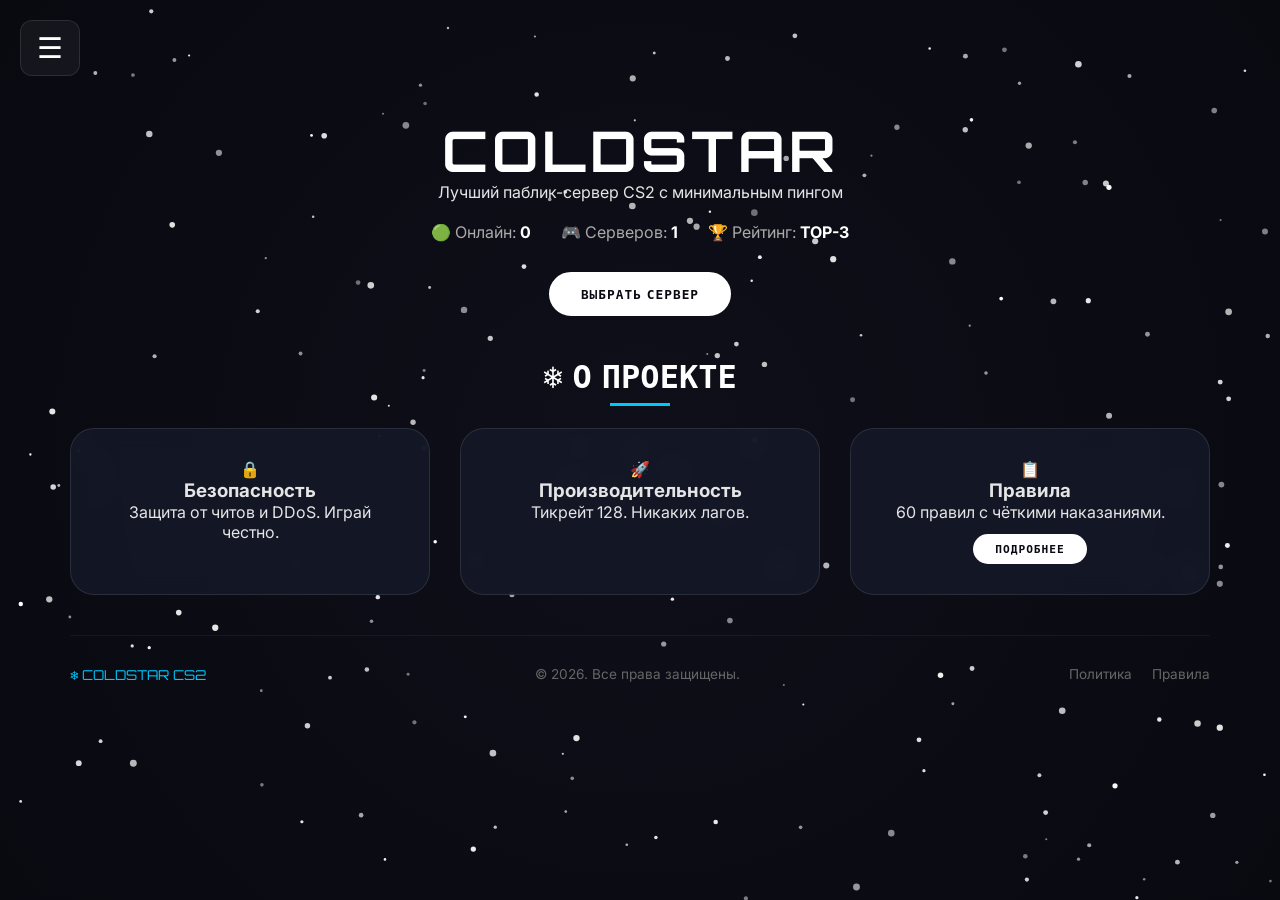
<file: index.html>
<!DOCTYPE html>
<html lang="ru">
<head>
    <meta charset="UTF-8">
    <meta name="viewport" content="width=device-width, initial-scale=1.0">
    <title>COLDSTAR | Главная</title>
    <link rel="preconnect" href="https://fonts.googleapis.com">
    <link rel="preconnect" href="https://fonts.gstatic.com" crossorigin>
    <link href="https://fonts.googleapis.com/css2?family=Orbitron:wght@400;600;700;900&family=Inter:wght@300;400;600;700&display=swap" rel="stylesheet">
    <link rel="stylesheet" href="style.css">
</head>
<body>
    <canvas id="snowCanvas"></canvas>

    <div class="app-wrapper">
        <!-- Шторка -->
        <div class="sidebar-overlay" id="sidebarOverlay"></div>
        <aside class="sidebar" id="sidebar">
            <div class="sidebar-header">
                <span class="cold">COLD</span><span class="star">STAR</span>
                <button class="close-sidebar" id="closeSidebar">✕</button>
            </div>
            <nav class="sidebar-nav">
                <a href="index.html" class="nav-btn active">🏠 Главная</a>
                <a href="servers.html" class="nav-btn">▶ Сервера</a>
                <a href="shop.html" class="nav-btn">$ Магазин</a>
                <a href="banlist.html" class="nav-btn">🚫 Блок-лист</a>
                <a href="rules.html" class="nav-btn">📋 Правила</a>
                <a href="contacts.html" class="nav-btn">📢 Контакты</a>
                <button class="nav-btn steam-btn" id="steamLogin">
                    <span class="nav-icon">🎮</span> Войти через Steam
                </button>
            </nav>
        </aside>

        <main class="main-content">
            <button class="menu-toggle" id="menuToggle">☰</button>

            <section class="hero">
                <div class="hero-content">
                    <h1 class="simple-title">COLDSTAR</h1>
                    <p class="hero-subtitle">Лучший паблик-сервер CS2 с минимальным пингом</p>
                    <div class="hero-stats">
                        <span>🟢 Онлайн: <strong id="onlineCount">0</strong></span>
                        <span>🎮 Серверов: <strong>1</strong></span>
                        <span>🏆 Рейтинг: <strong>TOP-3</strong></span>
                    </div>
                    <a href="servers.html" class="btn primary">ВЫБРАТЬ СЕРВЕР</a>
                </div>
            </section>

            <section class="info-section">
                <h2 class="section-title">❄️ О ПРОЕКТЕ</h2>
                <div class="info-grid">
                    <div class="info-card">
                        <div class="info-icon">🔒</div>
                        <h3>Безопасность</h3>
                        <p>Защита от читов и DDoS. Играй честно.</p>
                    </div>
                    <div class="info-card">
                        <div class="info-icon">🚀</div>
                        <h3>Производительность</h3>
                        <p>Тикрейт 128. Никаких лагов.</p>
                    </div>
                    <div class="info-card rules-card">
                        <div class="info-icon">📋</div>
                        <h3>Правила</h3>
                        <p>60 правил с чёткими наказаниями.</p>
                        <a href="rules.html" class="btn small-btn">ПОДРОБНЕЕ</a>
                    </div>
                </div>
            </section>

            <footer>
                <div class="footer-content">
                    <div class="footer-logo">❄️ COLDSTAR CS2</div>
                    <p>© 2026. Все права защищены.</p>
                    <div class="footer-links">
                        <a href="#">Политика</a>
                        <a href="rules.html">Правила</a>
                    </div>
                </div>
            </footer>
        </main>
    </div>

    <script src="config.js"></script>
    <script src="script.js"></script>
</body>
</html>
</file>
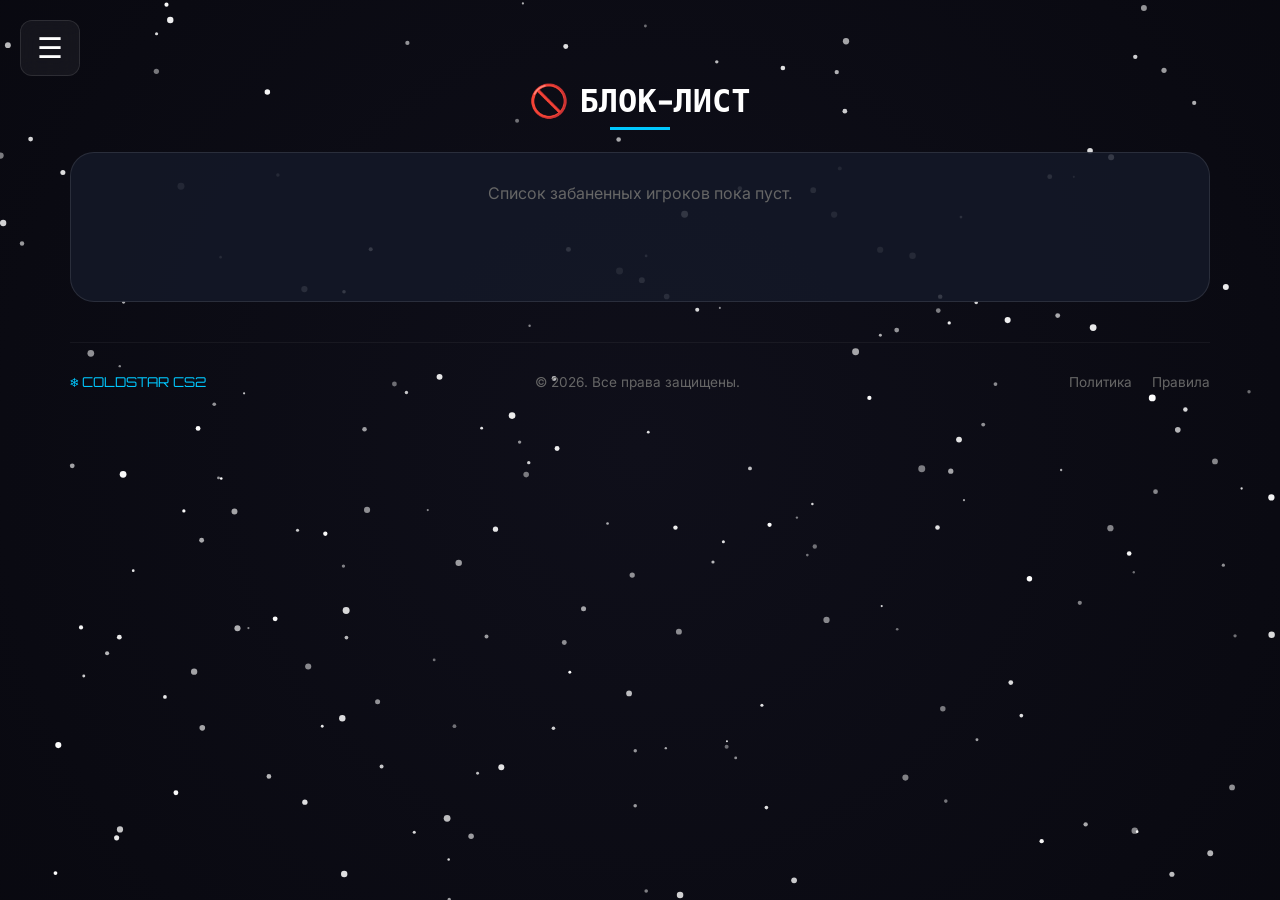
<file: banlist.html>
<!DOCTYPE html>
<html lang="ru">
<head>
    <meta charset="UTF-8">
    <meta name="viewport" content="width=device-width, initial-scale=1.0">
    <title>COLDSTAR | Блок-лист</title>
    <link rel="preconnect" href="https://fonts.googleapis.com">
    <link rel="preconnect" href="https://fonts.gstatic.com" crossorigin>
    <link href="https://fonts.googleapis.com/css2?family=Orbitron:wght@400;600;700;900&family=Inter:wght@300;400;600;700&display=swap" rel="stylesheet">
    <link rel="stylesheet" href="style.css">
</head>
<body>
    <canvas id="snowCanvas"></canvas>

    <div class="app-wrapper">
        <div class="sidebar-overlay" id="sidebarOverlay"></div>
        <aside class="sidebar" id="sidebar">
            <div class="sidebar-header">
                <span class="cold">COLD</span><span class="star">STAR</span>
                <button class="close-sidebar" id="closeSidebar">✕</button>
            </div>
            <nav class="sidebar-nav">
                <a href="index.html" class="nav-btn">🏠 Главная</a>
                <a href="servers.html" class="nav-btn">▶ Сервера</a>
                <a href="shop.html" class="nav-btn">$ Магазин</a>
                <a href="banlist.html" class="nav-btn active">🚫 Блок-лист</a>
                <a href="rules.html" class="nav-btn">📋 Правила</a>
                <a href="contacts.html" class="nav-btn">📢 Контакты</a>
                <button class="nav-btn steam-btn" id="steamLogin">
                    <span class="nav-icon">🎮</span> Войти через Steam
                </button>
            </nav>
        </aside>

        <main class="main-content">
            <button class="menu-toggle" id="menuToggle">☰</button>

            <section class="banlist-section">
                <h2 class="section-title">🚫 БЛОК-ЛИСТ</h2>
                <div class="banlist-container">
                    <p class="banlist-empty">Список забаненных игроков пока пуст.</p>
                </div>
            </section>

            <footer>
                <div class="footer-content">
                    <div class="footer-logo">❄️ COLDSTAR CS2</div>
                    <p>© 2026. Все права защищены.</p>
                    <div class="footer-links">
                        <a href="#">Политика</a>
                        <a href="rules.html">Правила</a>
                    </div>
                </div>
            </footer>
        </main>
    </div>

    <script src="config.js"></script>
    <script src="script.js"></script>
</body>
</html>
</file>
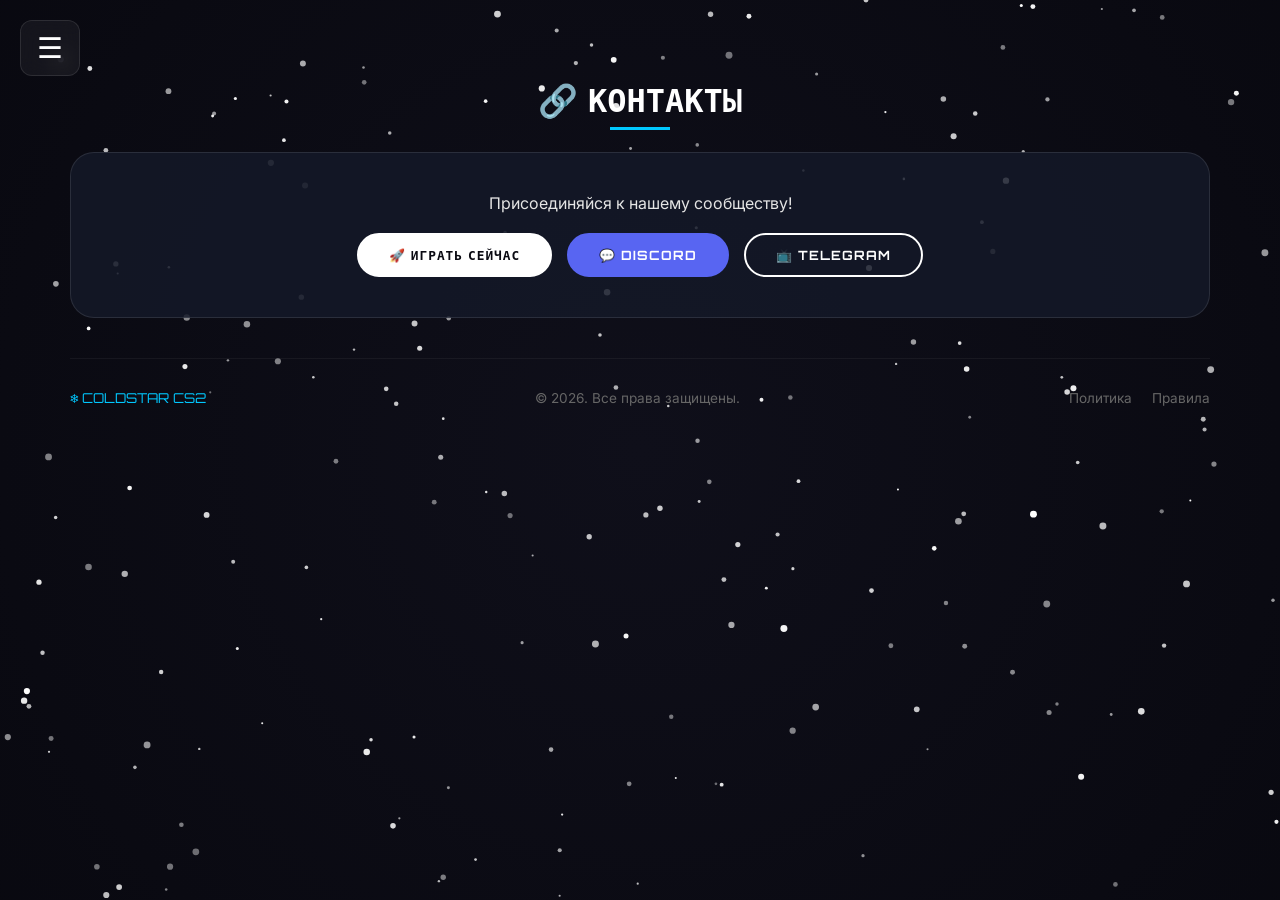
<file: contacts.html>
<!DOCTYPE html>
<html lang="ru">
<head>
    <meta charset="UTF-8">
    <meta name="viewport" content="width=device-width, initial-scale=1.0">
    <title>COLDSTAR | Контакты</title>
    <link rel="preconnect" href="https://fonts.googleapis.com">
    <link rel="preconnect" href="https://fonts.gstatic.com" crossorigin>
    <link href="https://fonts.googleapis.com/css2?family=Orbitron:wght@400;600;700;900&family=Inter:wght@300;400;600;700&display=swap" rel="stylesheet">
    <link rel="stylesheet" href="style.css">
</head>
<body>
    <canvas id="snowCanvas"></canvas>

    <div class="app-wrapper">
        <div class="sidebar-overlay" id="sidebarOverlay"></div>
        <aside class="sidebar" id="sidebar">
            <div class="sidebar-header">
                <span class="cold">COLD</span><span class="star">STAR</span>
                <button class="close-sidebar" id="closeSidebar">✕</button>
            </div>
            <nav class="sidebar-nav">
                <a href="index.html" class="nav-btn">🏠 Главная</a>
                <a href="servers.html" class="nav-btn">▶ Сервера</a>
                <a href="shop.html" class="nav-btn">$ Магазин</a>
                <a href="banlist.html" class="nav-btn">🚫 Блок-лист</a>
                <a href="rules.html" class="nav-btn">📋 Правила</a>
                <a href="contacts.html" class="nav-btn active">📢 Контакты</a>
                <button class="nav-btn steam-btn" id="steamLogin">
                    <span class="nav-icon">🎮</span> Войти через Steam
                </button>
            </nav>
        </aside>

        <main class="main-content">
            <button class="menu-toggle" id="menuToggle">☰</button>

            <section class="connect-section">
                <h2 class="section-title">🔗 КОНТАКТЫ</h2>
                <div class="connect-box">
                    <p>Присоединяйся к нашему сообществу!</p>
                    <div class="connect-links">
                        <a href="steam://connect/coldstar.cs2:27015" class="btn primary">🚀 ИГРАТЬ СЕЙЧАС</a>
                        <a href="https://discord.gg/Yu2jMdsFT" target="_blank" class="btn discord-btn">💬 DISCORD</a>
                        <a href="https://t.me/coldstarcs2" target="_blank" class="btn secondary">📺 TELEGRAM</a>
                    </div>
                </div>
            </section>

            <footer>
                <div class="footer-content">
                    <div class="footer-logo">❄️ COLDSTAR CS2</div>
                    <p>© 2026. Все права защищены.</p>
                    <div class="footer-links">
                        <a href="#">Политика</a>
                        <a href="rules.html">Правила</a>
                    </div>
                </div>
            </footer>
        </main>
    </div>

    <script src="config.js"></script>
    <script src="script.js"></script>
</body>
</html>
</file>
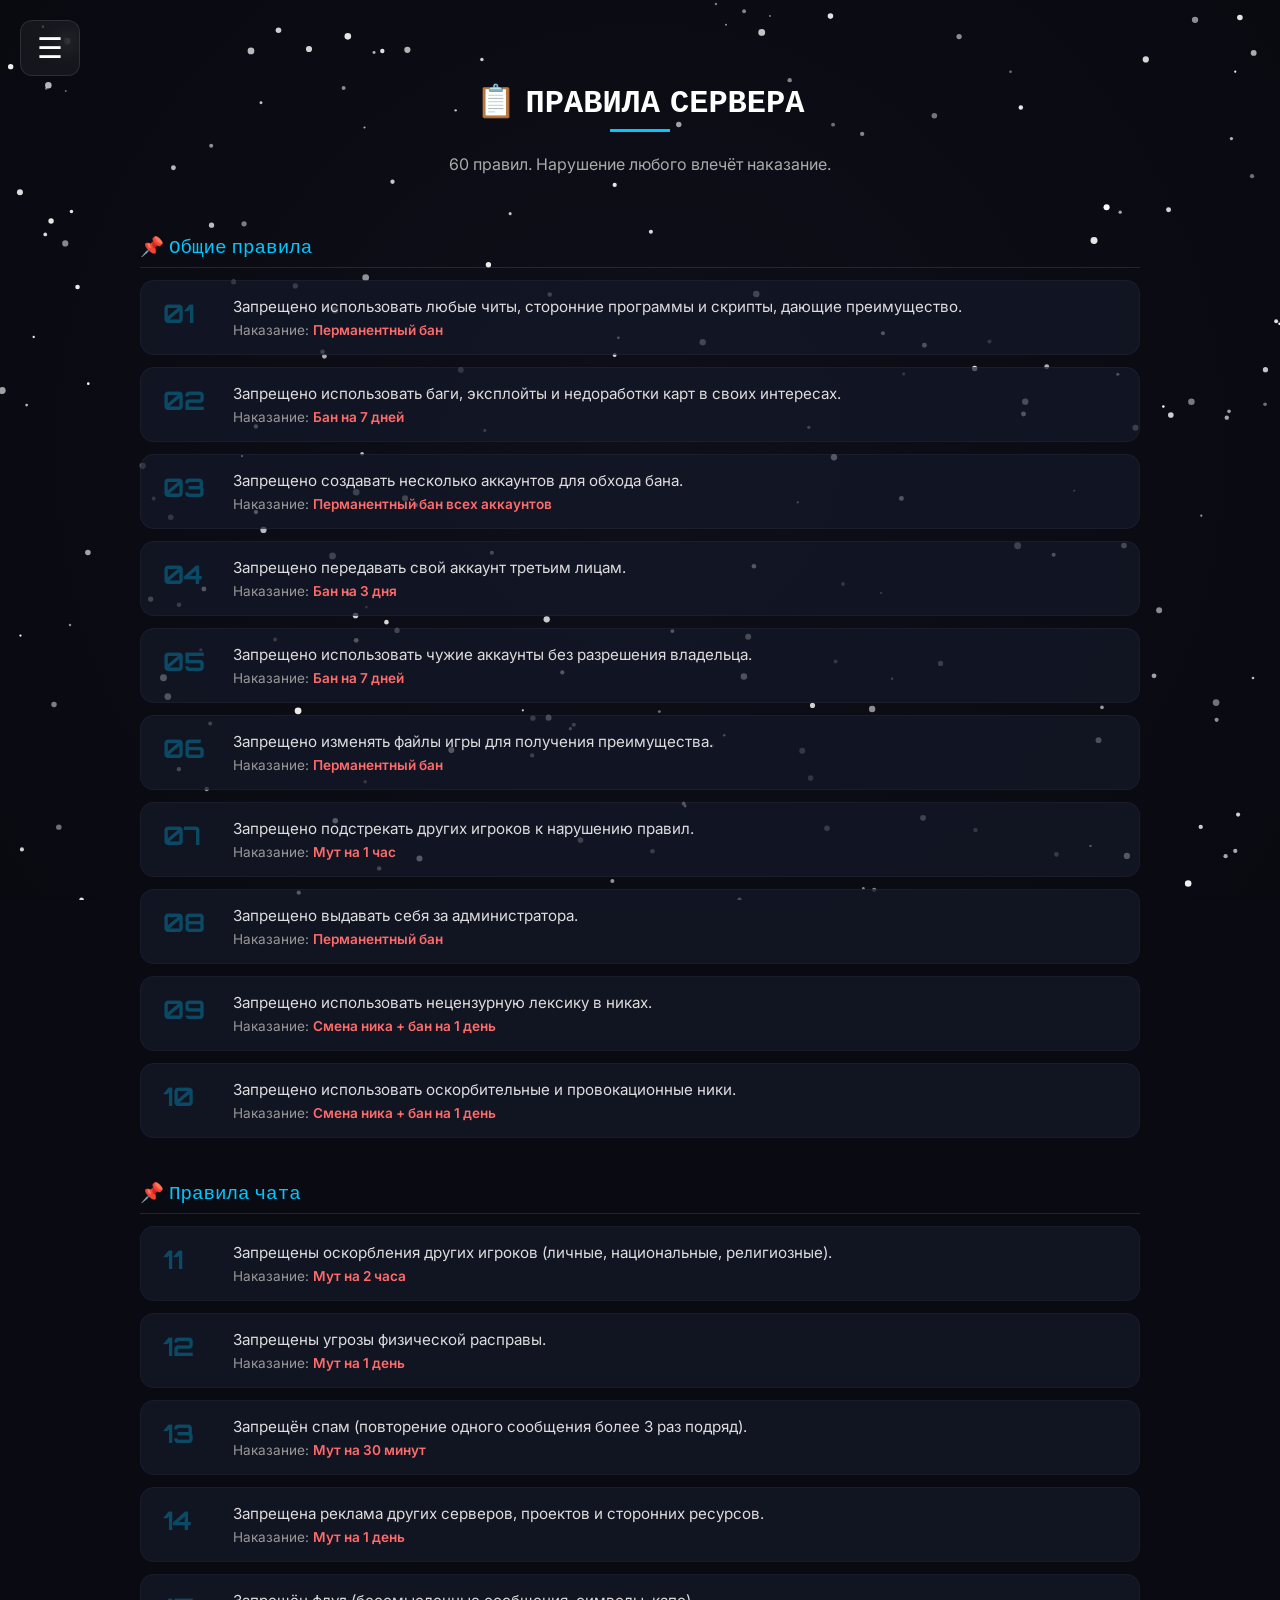
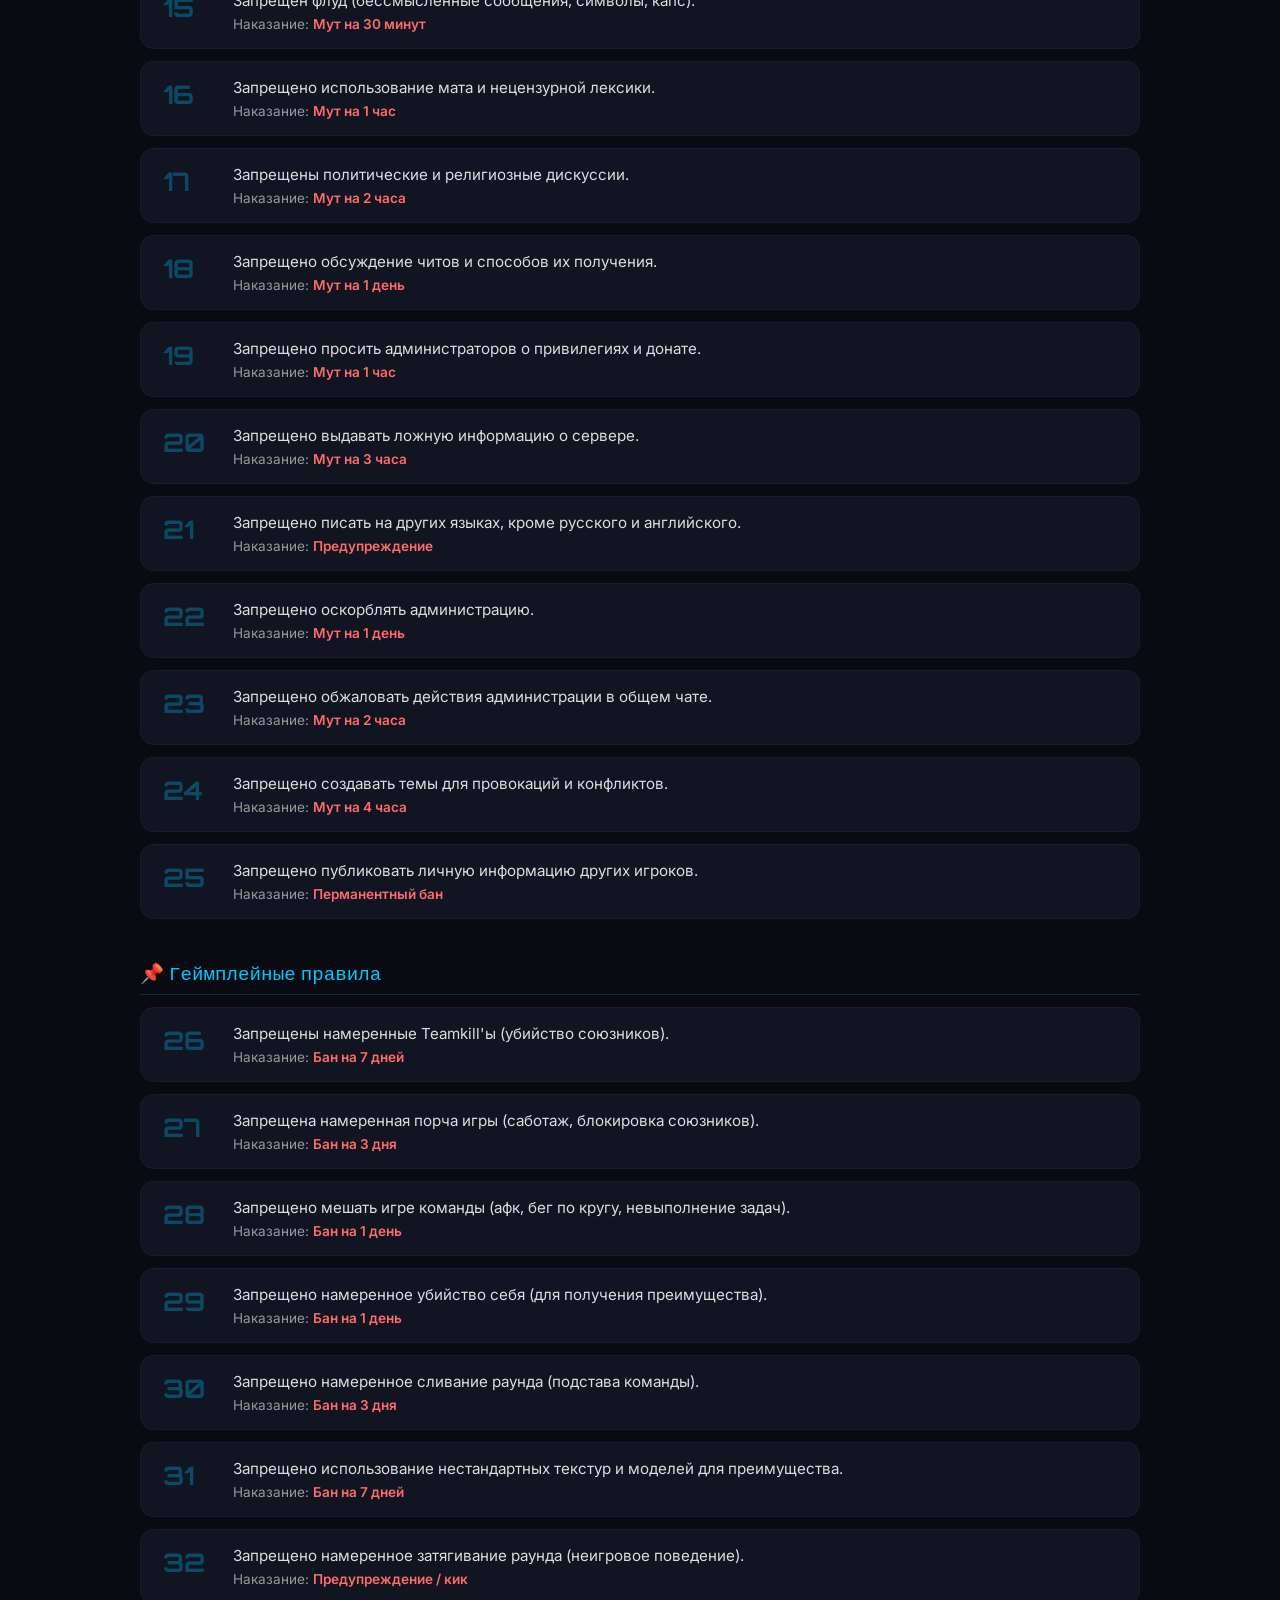
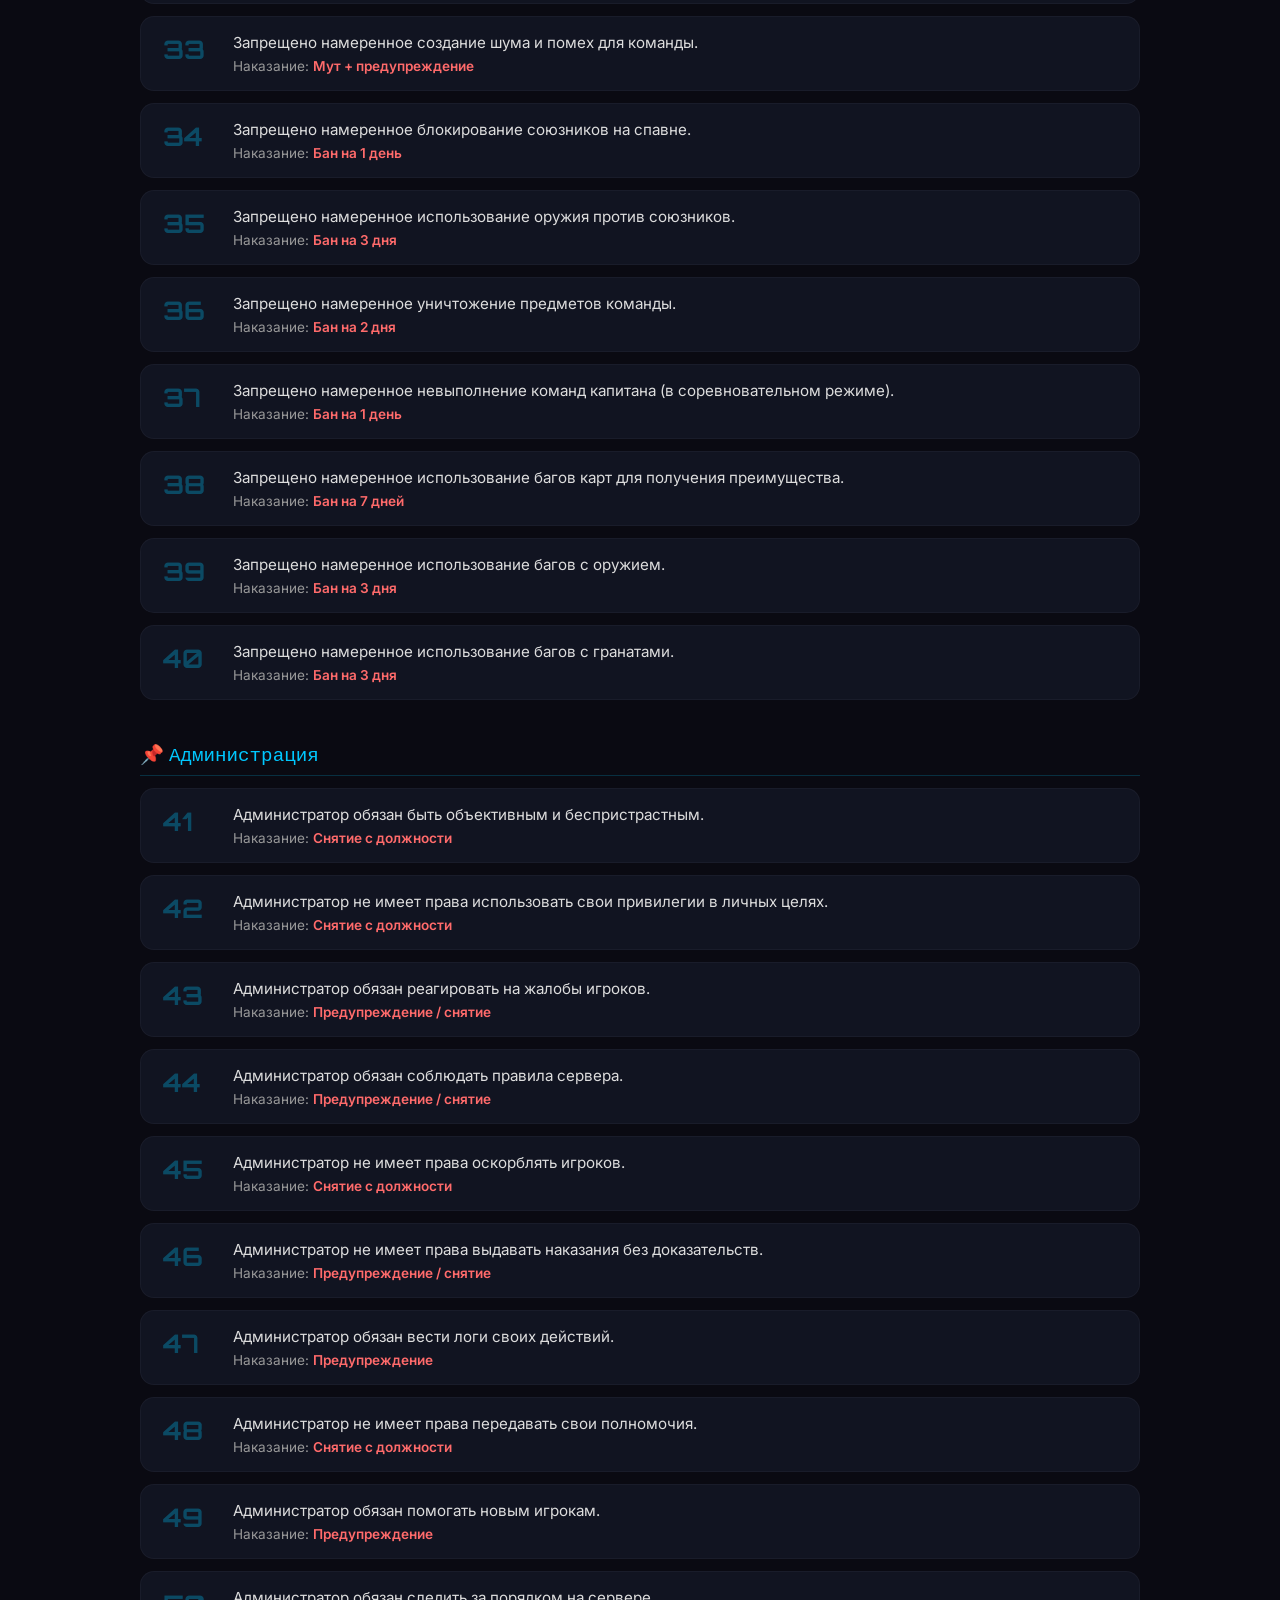
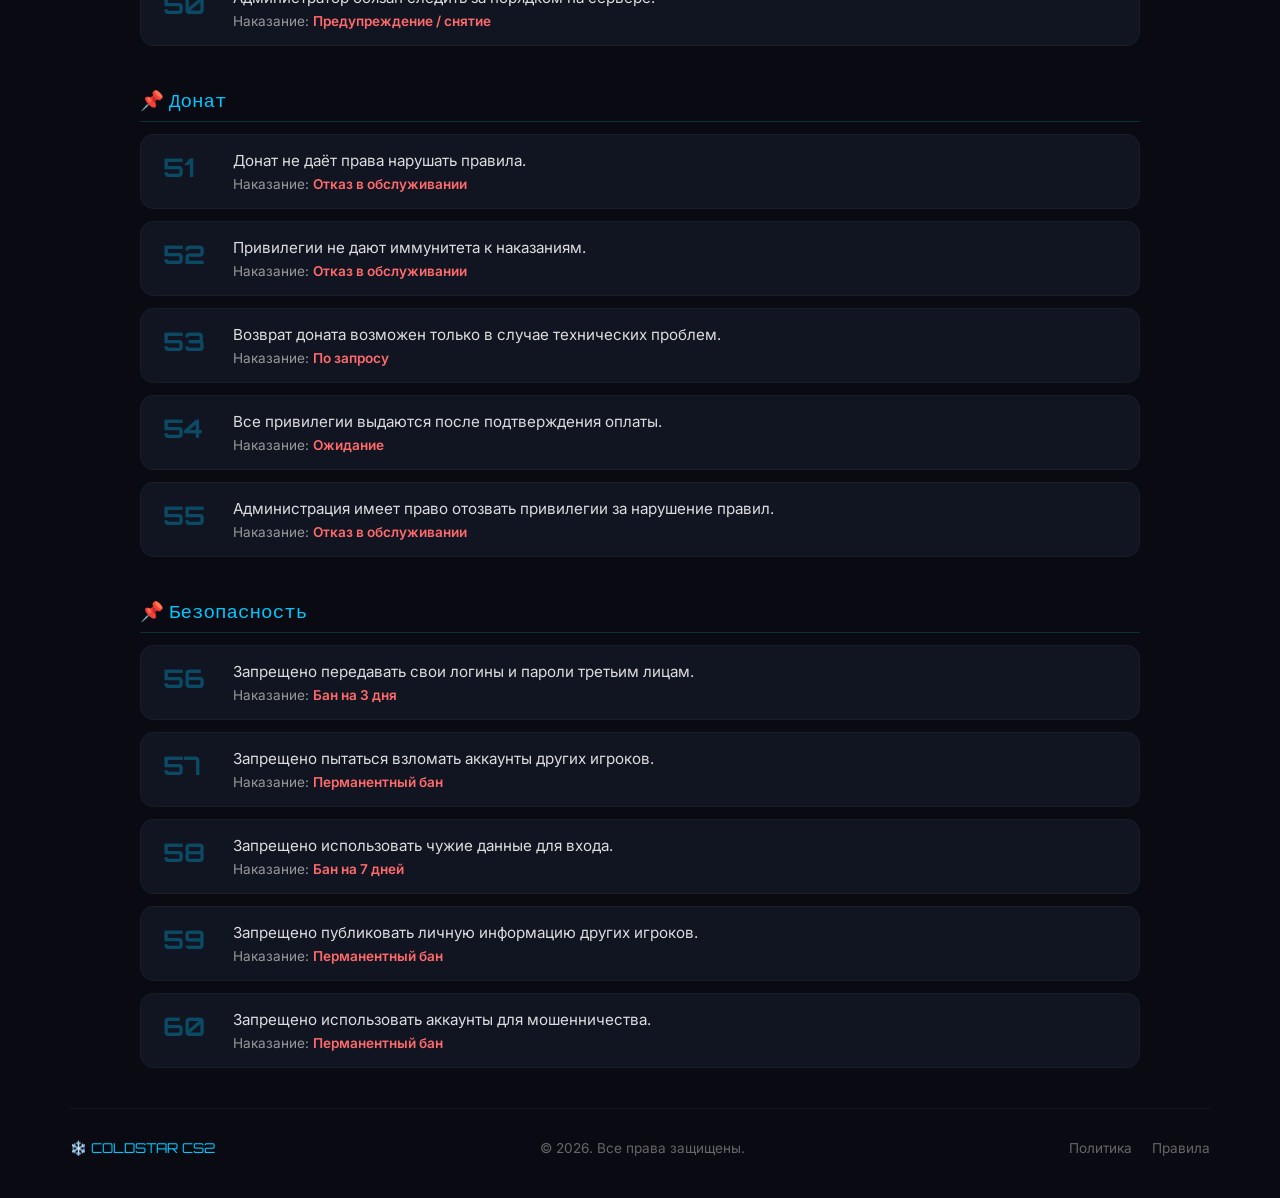
<file: rules.html>
<!DOCTYPE html>
<html lang="ru">
<head>
    <meta charset="UTF-8">
    <meta name="viewport" content="width=device-width, initial-scale=1.0">
    <title>COLDSTAR | Правила</title>
    <link rel="preconnect" href="https://fonts.googleapis.com">
    <link rel="preconnect" href="https://fonts.gstatic.com" crossorigin>
    <link href="https://fonts.googleapis.com/css2?family=Orbitron:wght@400;600;700;900&family=Inter:wght@300;400;600;700&display=swap" rel="stylesheet">
    <link rel="stylesheet" href="style.css">
</head>
<body>
    <canvas id="snowCanvas"></canvas>

    <div class="app-wrapper">
        <div class="sidebar-overlay" id="sidebarOverlay"></div>
        <aside class="sidebar" id="sidebar">
            <div class="sidebar-header">
                <span class="cold">COLD</span><span class="star">STAR</span>
                <button class="close-sidebar" id="closeSidebar">✕</button>
            </div>
            <nav class="sidebar-nav">
                <a href="index.html" class="nav-btn">🏠 Главная</a>
                <a href="servers.html" class="nav-btn">▶ Сервера</a>
                <a href="shop.html" class="nav-btn">$ Магазин</a>
                <a href="banlist.html" class="nav-btn">🚫 Блок-лист</a>
                <a href="rules.html" class="nav-btn active">📋 Правила</a>
                <a href="contacts.html" class="nav-btn">📢 Контакты</a>
                <button class="nav-btn steam-btn" id="steamLogin">
                    <span class="nav-icon">🎮</span> Войти через Steam
                </button>
            </nav>
        </aside>

        <main class="main-content">
            <button class="menu-toggle" id="menuToggle">☰</button>

            <section class="rules-section">
                <h2 class="section-title">📋 ПРАВИЛА СЕРВЕРА</h2>
                <p class="rules-intro">60 правил. Нарушение любого влечёт наказание.</p>
                <div class="rules-container" id="rulesContainer">
                    <!-- Загружается из script.js -->
                </div>
            </section>

            <footer>
                <div class="footer-content">
                    <div class="footer-logo">❄️ COLDSTAR CS2</div>
                    <p>© 2026. Все права защищены.</p>
                    <div class="footer-links">
                        <a href="#">Политика</a>
                        <a href="rules.html">Правила</a>
                    </div>
                </div>
            </footer>
        </main>
    </div>

    <script src="config.js"></script>
    <script src="script.js"></script>
</body>
</html>
</file>
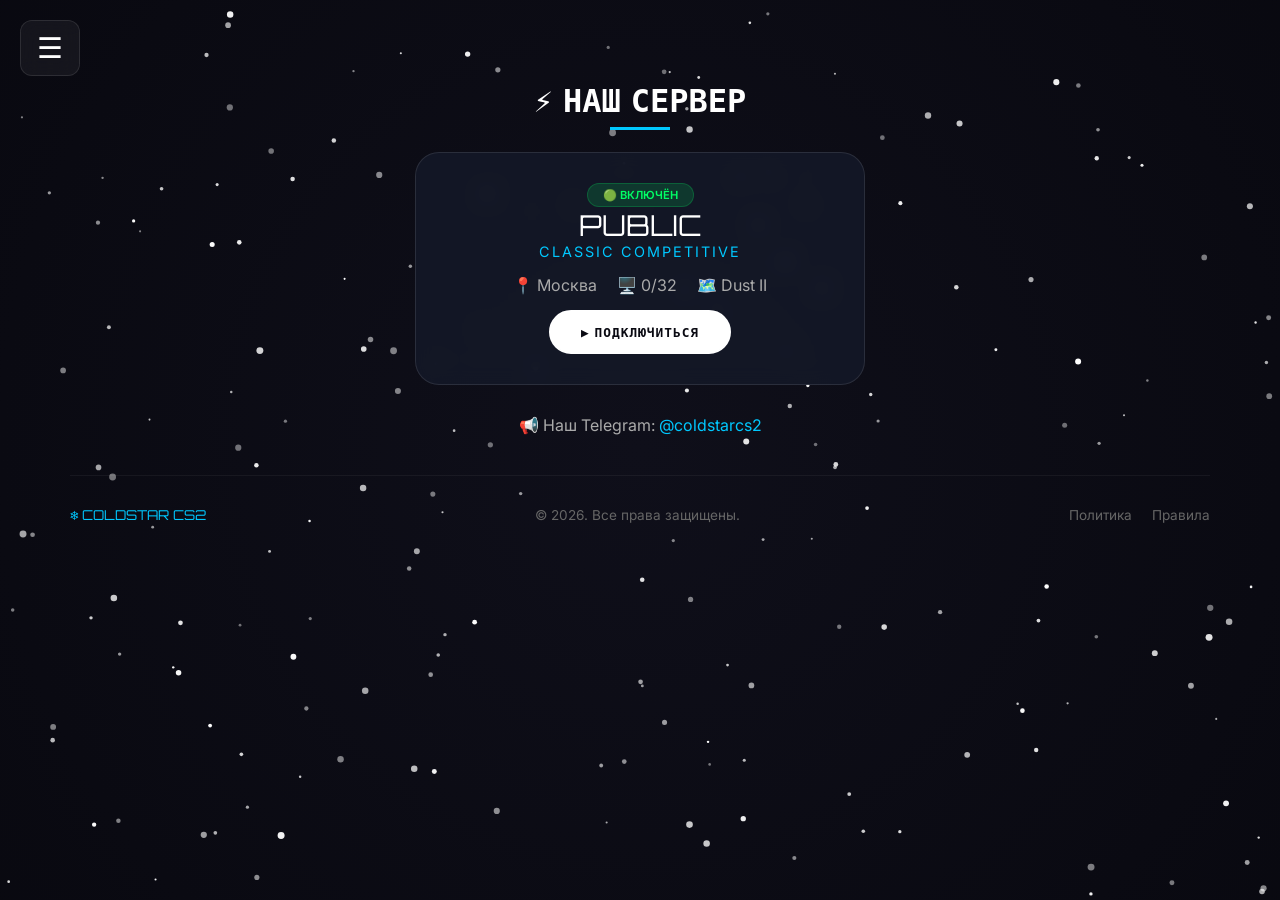
<file: servers.html>
<!DOCTYPE html>
<html lang="ru">
<head>
    <meta charset="UTF-8">
    <meta name="viewport" content="width=device-width, initial-scale=1.0">
    <title>COLDSTAR | Сервера</title>
    <link rel="preconnect" href="https://fonts.googleapis.com">
    <link rel="preconnect" href="https://fonts.gstatic.com" crossorigin>
    <link href="https://fonts.googleapis.com/css2?family=Orbitron:wght@400;600;700;900&family=Inter:wght@300;400;600;700&display=swap" rel="stylesheet">
    <link rel="stylesheet" href="style.css">
</head>
<body>
    <canvas id="snowCanvas"></canvas>

    <div class="app-wrapper">
        <div class="sidebar-overlay" id="sidebarOverlay"></div>
        <aside class="sidebar" id="sidebar">
            <div class="sidebar-header">
                <span class="cold">COLD</span><span class="star">STAR</span>
                <button class="close-sidebar" id="closeSidebar">✕</button>
            </div>
            <nav class="sidebar-nav">
                <a href="index.html" class="nav-btn">🏠 Главная</a>
                <a href="servers.html" class="nav-btn active">▶ Сервера</a>
                <a href="shop.html" class="nav-btn">$ Магазин</a>
                <a href="banlist.html" class="nav-btn">🚫 Блок-лист</a>
                <a href="rules.html" class="nav-btn">📋 Правила</a>
                <a href="contacts.html" class="nav-btn">📢 Контакты</a>
                <button class="nav-btn steam-btn" id="steamLogin">
                    <span class="nav-icon">🎮</span> Войти через Steam
                </button>
            </nav>
        </aside>

        <main class="main-content">
            <button class="menu-toggle" id="menuToggle">☰</button>

            <section class="servers-section">
                <h2 class="section-title">⚡ НАШ СЕРВЕР</h2>
                <div class="server-showcase" id="serverShowcase">
                    <!-- Загружается из config.js -->
                </div>
                <div class="tg-channel-link">
                    📢 Наш Telegram: <a href="https://t.me/coldstarcs2" target="_blank">@coldstarcs2</a>
                </div>
            </section>

            <footer>
                <div class="footer-content">
                    <div class="footer-logo">❄️ COLDSTAR CS2</div>
                    <p>© 2026. Все права защищены.</p>
                    <div class="footer-links">
                        <a href="#">Политика</a>
                        <a href="rules.html">Правила</a>
                    </div>
                </div>
            </footer>
        </main>
    </div>

    <script src="config.js"></script>
    <script src="script.js"></script>
</body>
</html>
</file>
<file: style.css>
/* ===== БАЗА ===== */
* { margin: 0; padding: 0; box-sizing: border-box; }
body {
    background: #0a0a12;
    color: #e5e5e5;
    font-family: 'Inter', sans-serif;
    overflow-x: hidden;
}
#snowCanvas {
    position: fixed;
    top: 0;
    left: 0;
    width: 100%;
    height: 100%;
    z-index: 0;
    pointer-events: none;
}
.app-wrapper {
    display: flex;
    min-height: 100vh;
    position: relative;
    z-index: 1;
}

/* ===== ШТОРКА ===== */
.sidebar {
    position: fixed;
    top: 0;
    left: -280px;
    width: 280px;
    height: 100vh;
    background: rgba(10, 10, 20, 0.97);
    backdrop-filter: blur(15px);
    border-right: 1px solid rgba(255,255,255,0.05);
    padding: 20px 0;
    transition: left 0.4s cubic-bezier(0.22, 1, 0.36, 1);
    z-index: 1000;
    overflow-y: auto;
}
.sidebar.open { left: 0; }
.sidebar-overlay {
    position: fixed;
    top: 0;
    left: 0;
    width: 100%;
    height: 100%;
    background: rgba(0,0,0,0.6);
    backdrop-filter: blur(3px);
    z-index: 999;
    display: none;
}
.sidebar-overlay.active { display: block; }
.sidebar-header {
    display: flex;
    justify-content: space-between;
    align-items: center;
    padding: 0 20px 20px;
    border-bottom: 1px solid rgba(255,255,255,0.05);
    font-family: 'Orbitron', monospace;
    font-size: 1.6rem;
    font-weight: 900;
}
.sidebar-header .cold { color: #00c8ff; }
.sidebar-header .star { color: #fff; }
.close-sidebar {
    background: none;
    border: none;
    color: #aaa;
    font-size: 1.5rem;
    cursor: pointer;
    transition: 0.3s;
}
.close-sidebar:hover { color: #fff; transform: rotate(90deg); }
.sidebar-nav {
    display: flex;
    flex-direction: column;
    gap: 6px;
    padding: 15px 12px;
}
.nav-btn {
    display: flex;
    align-items: center;
    gap: 14px;
    padding: 12px 16px;
    border-radius: 12px;
    background: transparent;
    border: none;
    color: #aaa;
    font-size: 0.95rem;
    font-weight: 600;
    text-decoration: none;
    transition: 0.3s;
    cursor: pointer;
    font-family: 'Inter', sans-serif;
}
.nav-btn:hover { background: rgba(255,255,255,0.05); color: #fff; }
.nav-btn.active { background: rgba(0,200,255,0.1); color: #00c8ff; }
.nav-icon { font-size: 1.3rem; width: 30px; text-align: center; }
.steam-btn {
    margin-top: 20px;
    background: #ff9a00;
    color: #0a0a12;
    justify-content: center;
    font-weight: 700;
    border-radius: 12px;
}
.steam-btn:hover { background: #ffad33; transform: scale(1.02); }

/* ===== КНОПКА ШТОРКИ ===== */
.menu-toggle {
    position: fixed;
    top: 20px;
    left: 20px;
    z-index: 100;
    background: rgba(255,255,255,0.05);
    border: 1px solid rgba(255,255,255,0.1);
    border-radius: 12px;
    color: #fff;
    font-size: 1.8rem;
    padding: 10px 16px;
    cursor: pointer;
    transition: 0.3s;
    backdrop-filter: blur(10px);
}
.menu-toggle:hover { background: rgba(255,255,255,0.1); }

/* ===== ОСНОВНОЙ КОНТЕНТ ===== */
.main-content {
    flex: 1;
    padding: 80px 30px 30px;
    max-width: 1200px;
    margin: 0 auto;
}
.simple-title {
    font-family: 'Orbitron', monospace;
    font-size: 3.5rem;
    font-weight: 700;
    color: #fff;
    letter-spacing: 4px;
    line-height: 1.1;
}
.section-title {
    font-family: 'Orbitron', monospace;
    font-size: 2rem;
    text-align: center;
    margin-bottom: 2rem;
    color: #fff;
    position: relative;
}
.section-title::after {
    content: '';
    position: absolute;
    bottom: -10px;
    left: 50%;
    transform: translateX(-50%);
    width: 60px;
    height: 3px;
    background: #00c8ff;
}
.hero { text-align: center; padding: 40px 0; }
.hero-stats {
    display: flex;
    gap: 30px;
    justify-content: center;
    margin: 20px 0 30px;
    color: #aaa;
}
.hero-stats strong { color: #fff; }

/* ===== КАРТОЧКИ ===== */
.info-grid, .shop-grid {
    display: grid;
    gap: 30px;
    margin: 30px 0;
}
.info-grid { grid-template-columns: repeat(auto-fit, minmax(250px, 1fr)); }
.shop-grid { grid-template-columns: repeat(auto-fit, minmax(280px, 1fr)); }
.server-showcase {
    display: flex;
    justify-content: center;
    margin: 30px 0;
}
.server-card, .shop-card, .info-card {
    background: rgba(20,25,40,0.85);
    backdrop-filter: blur(10px);
    border: 1px solid rgba(255,255,255,0.1);
    border-radius: 24px;
    padding: 30px;
    text-align: center;
    transition: 0.3s;
}
.server-card:hover, .shop-card:hover, .info-card:hover {
    border-color: #00c8ff;
    transform: translateY(-5px);
}
.server-card.main-card { max-width: 450px; width: 100%; }
.server-card .name {
    font-family: 'Orbitron', monospace;
    font-size: 1.8rem;
    color: #fff;
}
.server-card .mode { color: #00c8ff; font-size: 0.9rem; letter-spacing: 2px; }
.server-card .details {
    display: flex;
    justify-content: center;
    gap: 20px;
    margin: 15px 0;
    color: #aaa;
}
.status {
    display: inline-block;
    padding: 4px 15px;
    border-radius: 20px;
    font-size: 0.7rem;
    font-weight: 600;
}
.status.online {
    background: rgba(0,255,100,0.15);
    color: #00ff66;
    border: 1px solid rgba(0,255,100,0.2);
}
.shop-card.platinum { border-color: rgba(0,200,255,0.3); }
.shop-card.boss { border-color: rgba(255,200,0,0.3); }
.shop-tier {
    font-family: 'Orbitron', monospace;
    font-size: 1.5rem;
    color: #fff;
}
.shop-price { color: #00c8ff; font-size: 1.2rem; margin: 10px 0 20px; }
.shop-features {
    list-style: none;
    text-align: left;
    margin: 15px 0;
    padding: 0;
}
.shop-features li {
    padding: 6px 0;
    color: #ccc;
    border-bottom: 1px solid rgba(255,255,255,0.05);
}
.qr-section { text-align: center; margin: 30px 0; }
.qr-section img { border-radius: 16px; background: #fff; padding: 10px; }
.rules-card .btn.small-btn {
    display: inline-block;
    margin-top: 12px;
    padding: 6px 20px;
    font-size: 0.7rem;
    font-family: 'Orbitron', monospace;
    font-weight: 700;
    text-transform: uppercase;
    color: #0a0a12;
    background: #fff;
    border-radius: 30px;
    text-decoration: none;
    transition: 0.3s;
}
.rules-card .btn.small-btn:hover { background: #00c8ff; transform: scale(1.05); }

/* ===== ПРАВИЛА ===== */
.rules-intro { text-align: center; color: #aaa; margin-bottom: 30px; }
.rules-container {
    display: flex;
    flex-direction: column;
    gap: 12px;
    max-width: 1000px;
    margin: 0 auto;
}
.rules-section-title {
    font-family: 'Orbitron', monospace;
    font-size: 1.2rem;
    color: #00c8ff;
    padding: 15px 0 8px;
    margin-top: 15px;
    border-bottom: 1px solid rgba(0,200,255,0.2);
}
.rule-card {
    display: flex;
    align-items: flex-start;
    gap: 20px;
    background: rgba(20,25,40,0.7);
    border: 1px solid rgba(255,255,255,0.04);
    border-radius: 14px;
    padding: 16px 22px;
    transition: 0.25s;
}
.rule-card:hover { border-color: rgba(0,200,255,0.2); background: rgba(20,25,40,0.85); }
.rule-number {
    font-family: 'Orbitron', monospace;
    font-size: 1.6rem;
    font-weight: 700;
    color: #00c8ff;
    opacity: 0.3;
    min-width: 50px;
}
.rule-content p { color: #ddd; font-size: 0.95rem; margin-bottom: 6px; }
.rule-punishment { font-size: 0.85rem; color: #999; }
.rule-punishment span { font-weight: 600; color: #ff6b6b; }

/* ===== КНОПКИ ===== */
.btn {
    display: inline-block;
    padding: 12px 30px;
    border-radius: 50px;
    font-family: 'Orbitron', monospace;
    font-weight: 700;
    font-size: 0.8rem;
    text-decoration: none;
    border: 2px solid transparent;
    transition: 0.3s;
    cursor: pointer;
    text-transform: uppercase;
    letter-spacing: 1px;
}
.btn.primary {
    background: #fff;
    color: #0a0a12;
    border-color: #fff;
}
.btn.primary:hover { transform: scale(1.05); box-shadow: 0 0 30px rgba(255,255,255,0.2); }
.btn.discord-btn {
    background: #5865F2;
    color: #fff;
    border-color: #5865F2;
}
.btn.discord-btn:hover { background: #4752c4; transform: scale(1.05); }
.btn.secondary {
    background: transparent;
    border-color: #fff;
    color: #fff;
}
.btn.secondary:hover { background: rgba(255,255,255,0.1); }

/* ===== ПОДКЛЮЧЕНИЕ ===== */
.connect-box {
    background: rgba(20,25,40,0.85);
    border: 1px solid rgba(255,255,255,0.1);
    border-radius: 24px;
    padding: 40px;
    text-align: center;
    margin: 30px 0;
}
.connect-links {
    display: flex;
    flex-wrap: wrap;
    justify-content: center;
    gap: 15px;
    margin-top: 20px;
}
.tg-channel-link { text-align: center; margin: 15px 0; color: #aaa; }
.tg-channel-link a { color: #00c8ff; text-decoration: none; }
.tg-channel-link a:hover { text-decoration: underline; }

/* ===== БЛОК-ЛИСТ ===== */
.banlist-container {
    background: rgba(20,25,40,0.85);
    border: 1px solid rgba(255,255,255,0.1);
    border-radius: 24px;
    padding: 30px;
    text-align: center;
    min-height: 150px;
}
.banlist-empty { color: #666; }

/* ===== FOOTER ===== */
footer {
    border-top: 1px solid rgba(255,255,255,0.05);
    padding: 30px 0 20px;
    margin-top: 40px;
}
.footer-content {
    display: flex;
    justify-content: space-between;
    align-items: center;
    flex-wrap: wrap;
    gap: 15px;
    color: #666;
    font-size: 0.85rem;
}
.footer-logo { font-family: 'Orbitron', monospace; color: #00c8ff; }
.footer-links { display: flex; gap: 20px; }
.footer-links a { color: #666; text-decoration: none; }
.footer-links a:hover { color: #fff; }

/* ===== АДАПТИВ ===== */
@media (max-width: 768px) {
    .simple-title { font-size: 2.2rem; }
    .shop-grid { grid-template-columns: 1fr; }
    .sidebar { width: 260px; left: -260px; }
    .sidebar.open { left: 0; }
    .main-content { padding: 70px 15px 20px; }
    .rule-card { flex-direction: column; align-items: flex-start; gap: 8px; padding: 16px 18px; }
    .rule-number { font-size: 1.4rem; min-width: auto; }
}
@media (max-width: 480px) {
    .simple-title { font-size: 1.6rem; }
    .info-grid, .shop-grid { grid-template-columns: 1fr; }
}
</file>
